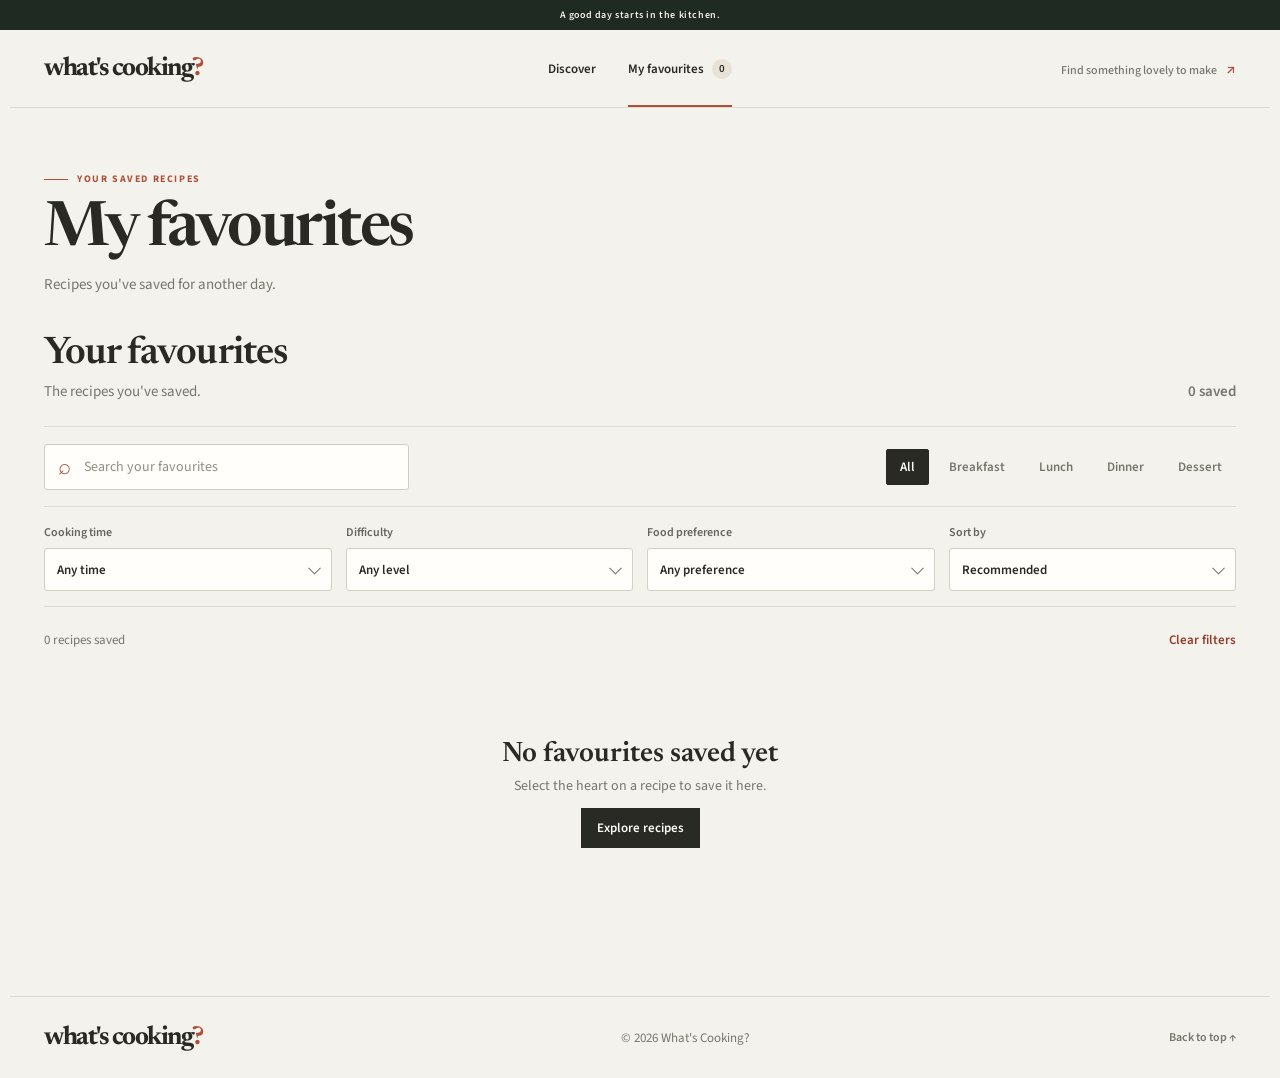
<file: favorites.html>
<!doctype html>
<html lang="en">
<head>
  <meta charset="utf-8">
  <meta name="viewport" content="width=device-width, initial-scale=1">
  <meta name="theme-color" content="#f3f0e8">
  <meta name="description" content="Your saved recipes from What's Cooking?.">
  <title>My Favourites — What's Cooking?</title>
  <link rel="preconnect" href="https://fonts.googleapis.com">
  <link rel="preconnect" href="https://fonts.gstatic.com" crossorigin>
  <link href="https://fonts.googleapis.com/css2?family=Newsreader:opsz,wght@6..72,500;6..72,600;6..72,650;6..72,700&family=Source+Sans+3:wght@400;500;600;700&display=swap" rel="stylesheet">
  <link rel="stylesheet" href="./styles.css?v=7">
  <script src="./recipes.js?v=7" defer></script>
  <script src="./app.js?v=7" defer></script>
</head>
<body data-page="favorites">
  <a class="skip-link" href="#main-content">Skip to content</a>
  <div class="announcement-bar" aria-label="Site message">
    <span>A good day starts in the kitchen.</span>
  </div>
  <header class="site-header">
    <a class="wordmark" href="./index.html#discover" aria-label="What's Cooking? home">what's cooking<span>?</span></a>
    <nav class="main-nav" aria-label="Main navigation">
      <a class="nav-link" href="./index.html#discover" data-page-nav="discover">Discover</a>
      <a class="nav-link is-active" href="./favorites.html" data-page-nav="saved" aria-current="page">My favourites <span id="favourite-count" class="nav-count">0</span></a>
    </nav>
    <a class="header-cta" href="./index.html#recipe-grid">Find something lovely to make <span aria-hidden="true">↗</span></a>
  </header>
  <main id="main-content">
    <section class="recent-section" id="recent-section" aria-labelledby="recent-heading" hidden>
      <div class="simple-section-heading"><h2 id="recent-heading">Recently viewed</h2></div>
      <div class="recent-grid" id="recent-list"></div>
    </section>
    <section class="favorites-intro" aria-labelledby="favorites-page-title">
      <p class="section-kicker"><span class="kicker-rule" aria-hidden="true"></span> YOUR SAVED RECIPES</p>
      <h1 id="favorites-page-title">My favourites</h1>
      <p>Recipes you've saved for another day.</p>
    </section>
    <section class="catalog-section favorites-catalog" id="recipe-grid" aria-labelledby="catalog-heading">
      <div class="catalog-heading-row">
        <div>
          <h2 id="catalog-heading">Your favourites</h2>
          <p id="catalog-intro">The recipes you've saved.</p>
        </div>
        <p class="recipe-total" id="recipe-total">0 saved</p>
      </div>
      <div class="catalog-tools">
        <form class="search-form" id="search-form" role="search">
          <label class="sr-only" for="recipe-search">Search your saved recipes</label>
          <span class="search-icon" aria-hidden="true">⌕</span>
          <input id="recipe-search" type="search" placeholder="Search your favourites" autocomplete="off">
          <button class="search-clear" id="clear-search" type="button" aria-label="Clear search" hidden>×</button>
        </form>
        <div class="category-filters" role="group" aria-label="Filter saved recipes by category">
          <button class="filter-chip is-selected" type="button" data-category="All" aria-pressed="true">All</button>
          <button class="filter-chip" type="button" data-category="Breakfast" aria-pressed="false">Breakfast</button>
          <button class="filter-chip" type="button" data-category="Lunch" aria-pressed="false">Lunch</button>
          <button class="filter-chip" type="button" data-category="Dinner" aria-pressed="false">Dinner</button>
          <button class="filter-chip" type="button" data-category="Dessert" aria-pressed="false">Dessert</button>
        </div>
      </div>
      <div class="advanced-filters" id="advanced-filters" aria-label="More recipe filters">
        <label class="filter-field" for="time-filter"><span>Cooking time</span><span class="select-wrap"><select id="time-filter"><option value="any">Any time</option><option value="under20">Under 20 minutes</option><option value="20to40">20–40 minutes</option><option value="over40">Over 40 minutes</option></select></span></label>
        <label class="filter-field" for="difficulty-filter"><span>Difficulty</span><span class="select-wrap"><select id="difficulty-filter"><option value="any">Any level</option><option value="Easy">Easy</option><option value="Medium">Medium</option></select></span></label>
        <label class="filter-field" for="diet-filter"><span>Food preference</span><span class="select-wrap"><select id="diet-filter"><option value="any">Any preference</option><option value="vegetarian">Vegetarian</option><option value="vegan">Vegan</option><option value="pescatarian">Pescatarian</option><option value="meat">Meat &amp; poultry</option></select></span></label>
        <label class="filter-field" for="sort-filter"><span>Sort by</span><span class="select-wrap"><select id="sort-filter"><option value="featured">Recommended</option><option value="quickest">Quickest first</option><option value="longest">Longest first</option><option value="az">Name: A to Z</option></select></span></label>
      </div>
      <div class="results-line"><p id="results-label" aria-live="polite">0 saved</p><button class="reset-button" type="button" id="reset-filters">Clear filters</button></div>
      <div class="recipe-grid" id="recipe-list" aria-live="polite"></div>
      <div class="empty-state" id="empty-state" hidden>
        <h3 id="empty-title">No favourites saved yet</h3>
        <p id="empty-description">Select the heart on a recipe to save it here.</p>
        <a class="button button-dark" href="./index.html#recipe-grid">Explore recipes</a>
        <button type="button" class="button button-dark" id="reset-empty" hidden>Clear filters</button>
      </div>
      <p class="load-error" id="load-error" role="alert" hidden>Recipes could not be loaded. Check that <code>recipes.js</code> is in the same folder.</p>
    </section>
  </main>
  <footer class="site-footer">
    <a class="wordmark footer-wordmark" href="./index.html#discover">what's cooking<span>?</span></a>
    <p>© <span id="current-year"></span> What's Cooking?</p>
    <a href="#main-content" class="back-top">Back to top ↑</a>
  </footer>
  <dialog class="recipe-dialog" id="recipe-dialog" aria-labelledby="dialog-title">
    <div class="dialog-shell">
      <button class="dialog-close" type="button" id="close-dialog" aria-label="Close recipe">×</button>
      <div id="recipe-detail"></div>
      <p class="action-status" id="action-status" role="status" aria-live="polite"></p>
    </div>
  </dialog>
</body>
</html>
</file>
<file: styles.css>
/* What's Cooking? — editorial recipe catalogue */
:root {
  --paper: #f4f2ec;
  --paper-deep: #e8e4d9;
  --surface: #fffefa;
  --ink: #292a24;
  --muted: #77766d;
  --line: #dedacf;
  --accent: #ae5039;
  --accent-dark: #913d2b;
  --green: #68745b;
  --serif: "Newsreader", Georgia, serif;
  --sans: "Source Sans 3", "Segoe UI", Arial, sans-serif;
  --content: 1260px;
}
* { box-sizing: border-box; }
html { scroll-behavior: smooth; scroll-padding-top: 90px; }
body { margin: 0; background: var(--paper); color: var(--ink); font-family: var(--sans); -webkit-font-smoothing: antialiased; }
button, input, select { font: inherit; }
button, a { -webkit-tap-highlight-color: transparent; }
a { color: inherit; text-decoration: none; }
button { color: inherit; }
[hidden] { display: none !important; }
:focus-visible { outline: 3px solid var(--accent); outline-offset: 3px; }
::selection { background: #d9b7a9; color: var(--ink); }
.sr-only { position: absolute; width: 1px; height: 1px; padding: 0; margin: -1px; overflow: hidden; clip: rect(0,0,0,0); white-space: nowrap; border: 0; }
.skip-link { position: fixed; top: 10px; left: 10px; z-index: 1000; padding: 12px 16px; background: var(--ink); color: white; transform: translateY(-150%); }
.skip-link:focus { transform: translateY(0); }
.site-header { max-width: var(--content); height: 78px; margin: 0 auto; padding: 0 34px; display: flex; justify-content: space-between; align-items: center; border-bottom: 1px solid var(--line); }
.wordmark { font-family: var(--sans); font-size: 25px; line-height: 1; font-weight: 700; letter-spacing: -1.35px; white-space: nowrap; }
.wordmark span { color: var(--accent); }
.main-nav { display: flex; align-items: center; gap: 34px; height: 100%; }
.nav-link { display: inline-flex; align-items: center; gap: 8px; height: 100%; position: relative; color: var(--muted); font-size: 14px; font-weight: 600; }
.nav-link:hover, .nav-link.is-active { color: var(--ink); }
.nav-link.is-active::after { content: ""; position: absolute; height: 2px; background: var(--accent); bottom: 0; left: 0; right: 0; }
.nav-count { display: inline-grid; place-items: center; min-width: 20px; height: 20px; padding: 0 5px; border-radius: 50%; background: #e4e0d6; color: var(--ink); font-size: 11px; }
.hero { max-width: var(--content); min-height: 438px; margin: 0 auto; padding: 46px 34px 48px; display: grid; grid-template-columns: .88fr 1.12fr; gap: 6%; align-items: center; }
.hero-copy { padding: 8px 0 12px 3.5%; }
.hero h1 { max-width: 510px; margin: 0; font-family: var(--serif); font-size: clamp(45px, 5vw, 67px); line-height: 1.05; font-weight: 600; letter-spacing: -.035em; }
.hero h1 em { display: block; margin-top: 5px; color: var(--accent); font-style: normal; font-weight: 500; }
.hero-description { max-width: 345px; margin: 19px 0 24px; color: var(--muted); font-size: 16px; line-height: 1.55; }
.primary-link { display: inline-flex; align-items: center; gap: 18px; padding: 12px 16px; background: var(--ink); color: var(--surface); font-size: 14px; font-weight: 600; transition: background .2s; }
.primary-link:hover { background: var(--accent-dark); }
.primary-link span { font-size: 18px; line-height: 1; }
.hero-visual { height: 355px; min-width: 0; overflow: hidden; background: var(--paper-deep); }
.hero-visual img { display: block; width: 100%; height: 100%; object-fit: cover; }
.recent-section, .catalog-section { max-width: var(--content); margin: 0 auto; padding-left: 34px; padding-right: 34px; }
.recent-section { padding-top: 12px; padding-bottom: 35px; }
.simple-section-heading { display: flex; align-items: baseline; justify-content: space-between; margin-bottom: 17px; }
.simple-section-heading h2, .catalog-heading-row h2 { margin: 0; font-family: var(--serif); font-size: 31px; font-weight: 600; letter-spacing: -.025em; }
.recent-grid { display: grid; grid-template-columns: repeat(4, minmax(0, 1fr)); gap: 18px; }
.recent-grid .recipe-card .card-image-wrap { height: 145px; }
.recent-grid .card-description { display: none; }
.recent-grid .card-meta { margin-top: 10px; }
.catalog-section { padding-top: 56px; padding-bottom: 88px; }
.catalog-heading-row { display: flex; justify-content: space-between; align-items: end; gap: 20px; margin-bottom: 24px; }
.catalog-heading-row h2 { font-size: 40px; }
.catalog-heading-row p { margin: 8px 0 0; color: var(--muted); font-size: 15px; }
.recipe-total { white-space: nowrap; font-weight: 600; }
.catalog-tools { padding: 17px 0 16px; display: flex; align-items: center; justify-content: space-between; gap: 24px; border-top: 1px solid var(--line); border-bottom: 1px solid var(--line); }
.search-form { width: min(365px, 100%); height: 46px; display: flex; align-items: center; gap: 11px; padding: 0 13px; border: 1px solid #d3cec2; border-radius: 3px; background: var(--surface); transition: border-color .18s, box-shadow .18s; }
.search-form:focus-within { border-color: var(--accent); box-shadow: 0 0 0 3px #ae503914; }
.search-icon { color: var(--accent); font-family: Georgia, serif; font-size: 22px; line-height: 1; }
.search-form input { min-width: 0; width: 100%; border: 0; outline: 0; background: transparent; color: var(--ink); font-size: 14px; }
.search-form input::placeholder { color: #928e83; }
.search-clear { padding: 0 2px; border: 0; background: transparent; color: var(--muted); font-size: 21px; cursor: pointer; }
.category-filters { display: flex; align-items: center; justify-content: flex-end; flex-wrap: wrap; gap: 6px; }
.filter-chip { min-height: 36px; padding: 8px 13px; border: 1px solid transparent; border-radius: 2px; background: transparent; color: var(--muted); font-size: 13px; font-weight: 600; cursor: pointer; transition: background .18s, border-color .18s, color .18s; }
.filter-chip:hover { border-color: #c9c2b5; color: var(--ink); }
.filter-chip.is-selected { border-color: var(--ink); background: var(--ink); color: var(--surface); }
.advanced-filters { display: grid; grid-template-columns: repeat(4, minmax(0, 1fr)); gap: 14px; padding: 17px 0 15px; border-bottom: 1px solid var(--line); }
.filter-field { display: grid; gap: 7px; min-width: 0; color: #66655d; font-size: 12px; font-weight: 600; }
.select-wrap { position: relative; display: block; }
.select-wrap::after { content: ""; position: absolute; top: 50%; right: 13px; width: 8px; height: 8px; border-right: 1.5px solid #77766d; border-bottom: 1.5px solid #77766d; transform: translateY(-70%) rotate(45deg); pointer-events: none; }
.filter-field select { appearance: none; -webkit-appearance: none; width: 100%; min-height: 43px; padding: 0 37px 0 12px; border: 1px solid #d4cfc3; border-radius: 3px; background: var(--surface); color: var(--ink); font-size: 13px; cursor: pointer; transition: border-color .18s, box-shadow .18s; }
.filter-field select:hover { border-color: #aaa393; }
.filter-field select:focus-visible { outline: 0; border-color: var(--accent); box-shadow: 0 0 0 3px #ae503914; }
.results-line { display: flex; align-items: center; justify-content: space-between; padding: 19px 0 16px; }
.results-line p { margin: 0; color: var(--muted); font-size: 13px; }
.reset-button { border: 0; padding: 5px 0; background: transparent; color: var(--accent-dark); font-size: 13px; font-weight: 600; cursor: pointer; }
.reset-button:hover { text-decoration: underline; }
.recipe-grid { display: grid; grid-template-columns: repeat(3, minmax(0, 1fr)); gap: 35px 22px; }
.recipe-card { min-width: 0; }
.card-image-wrap { height: 242px; position: relative; overflow: hidden; background: var(--paper-deep); }
.card-image-button { display: block; width: 100%; height: 100%; padding: 0; border: 0; background: transparent; cursor: pointer; overflow: hidden; }
.card-image-button img { display: block; width: 100%; height: 100%; object-fit: cover; transition: transform .4s ease; }
.recipe-card:hover .card-image-button img { transform: scale(1.035); }
.card-tag { position: absolute; left: 12px; top: 12px; padding: 6px 9px; background: #fffefaed; color: #45463d; font-size: 11px; font-weight: 600; pointer-events: none; }
.favourite-button { position: absolute; top: 10px; right: 10px; width: 37px; height: 37px; display: grid; place-items: center; border: 0; border-radius: 50%; background: var(--surface); color: var(--ink); font-size: 21px; cursor: pointer; transition: color .18s, transform .18s; }
.favourite-button:hover { transform: scale(1.07); }
.favourite-button.is-saved { color: var(--accent); }
.card-meta { display: flex; align-items: center; gap: 8px; margin: 13px 0 7px; color: var(--muted); font-size: 11px; font-weight: 600; }
.card-meta .meta-dot { width: 3px; height: 3px; border-radius: 50%; background: var(--accent); }
.card-title-button { display: inline; padding: 0; border: 0; background: transparent; text-align: left; font-family: var(--serif); font-size: 22px; line-height: 1.25; font-weight: 600; letter-spacing: -.02em; cursor: pointer; }
.card-title-button:hover { color: var(--accent-dark); }
.card-description { max-width: 360px; margin: 7px 0 0; color: var(--muted); font-size: 13px; line-height: 1.55; }
.empty-state { padding: 70px 20px; text-align: center; }
.empty-state h3 { margin: 0 0 8px; font-family: var(--serif); font-size: 28px; font-weight: 600; }
.empty-state p { margin: 0 0 20px; color: var(--muted); font-size: 14px; }
.button { padding: 11px 16px; border: 0; cursor: pointer; font-size: 13px; font-weight: 600; }
.button-dark { background: var(--ink); color: var(--surface); }
.load-error { padding: 18px; border: 1px solid #bd6048; color: #873d2d; background: #fff7f3; font-size: 14px; }
.site-footer { max-width: var(--content); min-height: 82px; margin: 0 auto; padding: 20px 34px; display: flex; align-items: center; justify-content: space-between; border-top: 1px solid var(--line); }
.footer-wordmark { font-size: 21px; }
.site-footer p { margin: 0; color: var(--muted); font-size: 13px; }
.back-top { color: var(--muted); font-size: 12px; font-weight: 600; }
.back-top:hover { color: var(--accent); }
.recipe-dialog { width: min(980px, calc(100% - 28px)); max-width: none; max-height: min(92vh, 920px); padding: 0; border: 0; background: var(--surface); color: var(--ink); box-shadow: 0 22px 75px #18191355; }
.recipe-dialog::backdrop { background: #25251fd1; }
.dialog-shell { position: relative; max-height: min(92vh, 920px); overflow-y: auto; }
.dialog-close { position: sticky; z-index: 5; top: 12px; float: right; width: 38px; height: 38px; margin: 12px 12px -50px 0; border: 0; border-radius: 50%; background: var(--surface); color: var(--ink); font-size: 24px; line-height: 1; cursor: pointer; box-shadow: 0 1px 8px #16161324; }
.detail-hero { display: grid; grid-template-columns: 1fr 1fr; min-height: 315px; background: var(--paper); }
.detail-hero-image { display: block; width: 100%; height: 100%; min-height: 315px; object-fit: cover; }
.detail-intro { align-self: center; padding: 48px 40px 36px; }
.detail-category { margin: 0 0 12px; color: var(--green); font-size: 13px; font-weight: 600; }
.detail-intro h2 { margin: 0; font-family: var(--serif); font-size: clamp(30px, 4vw, 44px); line-height: 1.12; font-weight: 600; letter-spacing: -.03em; }
.detail-description { margin: 14px 0 20px; color: var(--muted); font-size: 14px; line-height: 1.7; }
.detail-meta { display: flex; flex-wrap: wrap; gap: 13px; color: #65645c; font-size: 12px; font-weight: 600; }
.detail-meta span + span::before { content: "·"; margin-right: 13px; color: var(--accent); }
.detail-actions { display: flex; flex-wrap: wrap; gap: 8px; margin-top: 24px; }
.detail-action { min-height: 38px; padding: 8px 12px; border: 1px solid #c9c3b8; background: transparent; color: var(--ink); font-size: 12px; font-weight: 600; cursor: pointer; }
.detail-action:hover { border-color: var(--accent); color: var(--accent-dark); }
.detail-action.primary { border-color: var(--ink); background: var(--ink); color: var(--surface); }
.detail-action.primary.is-saved { border-color: var(--accent); background: var(--accent); }
.detail-body { display: grid; grid-template-columns: .8fr 1.2fr; gap: 48px; padding: 36px 44px 42px; }
.detail-body h3 { margin: 0 0 16px; font-family: var(--serif); font-size: 25px; font-weight: 600; letter-spacing: -.02em; }
.servings-control { display: flex; align-items: center; justify-content: space-between; margin: -2px 0 13px; padding-bottom: 13px; border-bottom: 1px solid var(--line); color: var(--muted); font-size: 13px; }
.servings-buttons { display: flex; align-items: center; gap: 10px; }
.servings-buttons button { width: 29px; height: 29px; border: 1px solid var(--line); background: transparent; cursor: pointer; }
.servings-buttons button:disabled { opacity: .4; cursor: not-allowed; }
.servings-buttons strong { min-width: 14px; text-align: center; }
.ingredient-list { margin: 0; padding: 0; list-style: none; }
.ingredient-list li { padding: 9px 0; border-bottom: 1px solid #e6e0d5; color: #4e4d45; font-size: 14px; line-height: 1.45; }
.ingredient-label { display: flex; align-items: flex-start; gap: 10px; cursor: pointer; }
.ingredient-check { width: 16px; height: 16px; flex: 0 0 16px; margin: 1px 0 0; accent-color: var(--green); }
.ingredient-check:checked + span { color: #89867d; text-decoration: line-through; }
.instructions-list { margin: 0; padding: 0; list-style: none; counter-reset: step; }
.instructions-list li { position: relative; padding: 0 0 19px 40px; color: #55544c; font-size: 14px; line-height: 1.75; counter-increment: step; }
.instructions-list li::before { content: counter(step); position: absolute; left: 0; top: -2px; width: 25px; height: 25px; display: grid; place-items: center; border: 1px solid #c8c2b7; border-radius: 50%; color: var(--accent-dark); font-size: 11px; font-weight: 700; }
.cooking-tip { margin: 0 44px 34px; padding: 17px 19px; border-left: 3px solid var(--green); background: var(--paper); }
.cooking-tip h3 { margin: 0 0 5px; font-family: var(--sans); font-size: 13px; font-weight: 700; }
.cooking-tip p { margin: 0; color: var(--muted); font-size: 13px; line-height: 1.65; }
.action-status { min-height: 18px; margin: 0; padding: 0 44px 15px; color: var(--green); font-size: 13px; }
@media (max-width: 900px) {
  .hero { min-height: 390px; gap: 5%; }
  .hero-copy { padding-left: 0; }
  .hero-visual { height: 310px; }
  .catalog-tools { align-items: flex-start; flex-direction: column; }
  .search-form { width: 100%; }
  .category-filters { justify-content: flex-start; }
  .recipe-grid { grid-template-columns: repeat(2, minmax(0, 1fr)); }
  .recent-grid { grid-template-columns: repeat(2, minmax(0, 1fr)); }
}
@media (max-width: 650px) {
  html { scroll-padding-top: 70px; }
  .site-header { height: 68px; padding: 0 18px; }
  .wordmark { font-size: 23px; }
  .main-nav { gap: 18px; }
  .nav-link { font-size: 12px; }
  .hero { display: flex; flex-direction: column; align-items: stretch; gap: 22px; min-height: 0; padding: 35px 18px 27px; }
  .hero-copy { padding: 0; }
  .hero h1 { max-width: 440px; font-size: clamp(42px, 11vw, 56px); }
  .hero-description { margin: 13px 0 17px; font-size: 14px; }
  .hero-visual { width: 100%; height: 245px; }
  .recent-section, .catalog-section { padding-left: 18px; padding-right: 18px; }
  .recent-section { padding-top: 12px; padding-bottom: 27px; }
  .simple-section-heading h2 { font-size: 26px; }
  .recent-grid { gap: 22px 12px; }
  .recent-grid .recipe-card .card-image-wrap { height: 120px; }
  .catalog-section { padding-top: 40px; padding-bottom: 62px; }
  .catalog-heading-row { align-items: start; }
  .catalog-heading-row h2 { font-size: 33px; }
  .catalog-heading-row p { font-size: 12px; }
  .recipe-total { font-size: 11px; padding-top: 8px; }
  .catalog-tools { padding: 13px 0; gap: 12px; }
  .category-filters { gap: 2px; }
  .filter-chip { padding: 8px 10px; font-size: 11px; }
  .advanced-filters { grid-template-columns: repeat(2, minmax(0, 1fr)); gap: 11px; padding: 13px 0; }
  .filter-field { font-size: 11px; }
  .filter-field select { min-height: 41px; font-size: 11px; }
  .results-line { padding: 16px 0 13px; }
  .recipe-grid { gap: 25px 12px; }
  .card-image-wrap { height: clamp(130px, 39vw, 195px); }
  .card-tag { left: 7px; top: 7px; padding: 5px 7px; font-size: 9px; }
  .favourite-button { width: 32px; height: 32px; top: 6px; right: 6px; font-size: 18px; }
  .card-meta { gap: 6px; margin: 10px 0 6px; font-size: 9px; }
  .card-title-button { font-size: 17px; }
  .card-description { font-size: 11px; line-height: 1.5; }
  .site-footer { min-height: 75px; padding: 18px; flex-wrap: wrap; gap: 10px; }
  .footer-wordmark { font-size: 19px; }
  .site-footer p { order: 3; flex-basis: 100%; }
  .back-top { margin-left: auto; }
  .detail-hero { display: block; }
  .detail-hero-image { height: 220px; min-height: 0; }
  .detail-intro { padding: 26px 22px 25px; }
  .detail-intro h2 { font-size: 32px; }
  .detail-body { grid-template-columns: 1fr; gap: 28px; padding: 27px 22px 31px; }
  .detail-body h3 { margin-bottom: 13px; font-size: 22px; }
  .cooking-tip { margin: 0 22px 25px; }
  .action-status { padding: 0 22px 15px; }
}
@media (prefers-reduced-motion: reduce) {
  *, *::before, *::after { scroll-behavior: auto !important; animation-duration: .01ms !important; animation-iteration-count: 1 !important; transition-duration: .01ms !important; }
}
@media print {
  @page { margin: 16mm; }
  body { background: #fff; }
  body * { visibility: hidden !important; }
  .recipe-dialog[open], .recipe-dialog[open] * { visibility: visible !important; }
  .recipe-dialog[open] { position: absolute; inset: 0; width: 100%; height: auto; max-height: none; margin: 0; padding: 0; overflow: visible; box-shadow: none; background: #fff; }
  .dialog-shell { max-height: none; overflow: visible; }
  .dialog-close, .detail-actions, .action-status, .servings-buttons, .cooking-tip { display: none !important; }
  .detail-hero { grid-template-columns: 34% 1fr; min-height: 170px; background: #fff; }
  .detail-hero-image { min-height: 170px; max-height: 190px; }
  .detail-intro { padding: 15px 20px; }
  .detail-intro h2 { font-size: 26px; }
  .detail-description { margin: 8px 0; }
  .detail-body { gap: 24px; padding: 22px 0; }
  .detail-body h3 { font-size: 18px; }
  .ingredient-list li, .instructions-list li { font-size: 10pt; }
}

/* Restored homepage details and separate favourites page */
.announcement-bar {
  min-height: 30px;
  display: flex;
  align-items: center;
  justify-content: center;
  gap: 14px;
  padding: 5px 14px;
  background: #1f2a22;
  color: #f5f1e8;
  font-size: 10px;
  font-weight: 600;
  letter-spacing: .06em;
  text-align: center;
}
.announcement-mark {
  color: #d96a4e;
  font-family: var(--serif);
  font-size: 16px;
  font-weight: 700;
  line-height: .8;
}
.site-header {
  position: relative;
  display: grid;
  grid-template-columns: 1fr auto 1fr;
  align-items: center;
  justify-content: initial;
}
.wordmark {
  font-family: var(--serif);
  font-size: 26px;
  font-weight: 700;
  letter-spacing: -1.5px;
}
.main-nav {
  grid-column: 2;
  justify-self: center;
  gap: 32px;
}
.nav-link {
  color: var(--ink);
  font-size: 13px;
  font-weight: 600;
}
.nav-count {
  min-width: 20px;
  height: 20px;
  background: #e8e1d5;
}
.header-cta {
  justify-self: end;
  color: var(--muted);
  font-size: 12px;
  font-weight: 500;
  white-space: nowrap;
}
.header-cta span { margin-left: 7px; color: var(--accent); font-size: 16px; }
.header-cta:hover { color: var(--accent-dark); }
.hero {
  min-height: 470px;
  padding-top: 46px;
  padding-bottom: 42px;
}
.hero-copy { padding-left: 2.5%; }
.hero h1 {
  max-width: 515px;
  font-size: clamp(52px, 5.4vw, 76px);
  line-height: .99;
  letter-spacing: -.045em;
}
.hero h1 em {
  margin-top: 5px;
  color: var(--accent);
  font-style: italic;
  font-weight: 500;
}
.hero-description {
  max-width: 390px;
  margin-top: 22px;
  margin-bottom: 20px;
  line-height: 1.7;
}
.primary-link {
  padding: 7px 0 8px;
  border-bottom: 1px solid var(--ink);
  background: transparent;
  color: var(--ink);
  font-size: 13px;
}
.primary-link:hover { background: transparent; color: var(--accent-dark); border-color: var(--accent); }
.primary-link span { color: var(--accent); }
.hero-visual {
  position: relative;
  display: block;
  height: auto;
  min-width: 0;
  overflow: visible;
  background: transparent;
}
.hero-photo {
  height: 355px;
  overflow: hidden;
  background: var(--paper-deep);
}
.hero-photo img {
  display: block;
  width: 100%;
  height: 100%;
  object-fit: cover;
}
.hero-badge {
  position: absolute;
  top: 42%;
  left: -34px;
  width: 116px;
  height: 116px;
  display: flex;
  flex-direction: column;
  align-items: center;
  justify-content: center;
  gap: 4px;
  border-radius: 50%;
  background: #c94f36;
  color: #fff8ee;
  box-shadow: 0 5px 16px #53312220;
  transform: rotate(-8deg);
  text-align: center;
}
.hero-badge span {
  font-size: 8px;
  font-weight: 700;
  letter-spacing: .16em;
}
.hero-badge strong {
  font-family: var(--serif);
  font-size: 25px;
  font-style: italic;
  font-weight: 600;
  line-height: 1;
}
.hero-caption {
  margin: 7px 0 0;
  color: var(--muted);
  font-family: var(--serif);
  font-size: 13px;
  font-style: italic;
  text-align: right;
}
.section-kicker {
  display: flex;
  align-items: center;
  gap: 9px;
  margin: 0 0 13px;
  color: var(--accent);
  font-size: 10px;
  font-weight: 700;
  letter-spacing: .16em;
}
.kicker-rule { width: 24px; height: 1px; background: var(--accent); }
.catalog-section { padding-top: 39px; }
.catalog-heading-row { margin-bottom: 24px; }
.catalog-heading-row h2 { font-size: 38px; }
.reminder-band {
  max-width: calc(var(--content) - 0px);
  min-height: 184px;
  margin: 0 auto 72px;
  padding: 34px 58px;
  display: grid;
  grid-template-columns: 72px 1.2fr 1fr 54px;
  align-items: center;
  gap: 24px;
  background: #e8e1d4;
}
.reminder-mark {
  width: 58px;
  height: 58px;
  display: grid;
  place-items: center;
  color: var(--accent);
  font-family: var(--serif);
  font-size: 62px;
  font-weight: 500;
  line-height: 1;
}
.reminder-heading p {
  margin: 0 0 12px;
  color: var(--accent);
  font-size: 9px;
  font-weight: 700;
  letter-spacing: .18em;
}
.reminder-heading h2 {
  margin: 0;
  font-family: var(--serif);
  font-size: clamp(25px, 2.7vw, 34px);
  font-weight: 600;
  line-height: 1.08;
  letter-spacing: -.035em;
}
.reminder-copy {
  max-width: 310px;
  margin: 0;
  color: #716e64;
  font-size: 13px;
  line-height: 1.7;
}
.reminder-link {
  width: 46px;
  height: 46px;
  display: grid;
  place-items: center;
  border: 1px solid #b9b1a3;
  border-radius: 50%;
  font-size: 19px;
  transition: color .18s, background .18s, border-color .18s;
}
.reminder-link:hover { border-color: var(--ink); background: var(--ink); color: #fff; }
.favorites-intro {
  max-width: var(--content);
  margin: 0 auto;
  padding: 64px 34px 12px;
}
.favorites-intro h1 {
  margin: 0;
  font-family: var(--serif);
  font-size: clamp(42px, 5vw, 62px);
  font-weight: 600;
  letter-spacing: -.04em;
  line-height: 1;
}
.favorites-intro > p:last-child {
  margin: 13px 0 0;
  color: var(--muted);
  font-size: 15px;
}
.favorites-catalog { padding-top: 28px; }
.image-failed {
  display: grid !important;
  place-items: center;
  background: linear-gradient(135deg, #e9e2d6, #ded6c8) !important;
}
.image-failed::after {
  content: "?";
  color: #a89c89;
  font-family: var(--serif);
  font-size: 42px;
  font-style: italic;
}
.image-failed img { display: none !important; }
@media (max-width: 900px) {
  .site-header { grid-template-columns: 1fr auto; }
  .main-nav { grid-column: 2; justify-self: end; }
  .header-cta { display: none; }
  .hero { min-height: 415px; }
  .hero-photo { height: 310px; }
  .hero-badge { left: -25px; width: 100px; height: 100px; }
  .reminder-band { margin-left: 24px; margin-right: 24px; padding: 28px; grid-template-columns: 56px 1.2fr 1fr 45px; gap: 17px; }
}
@media (max-width: 650px) {
  .announcement-bar { min-height: 28px; gap: 8px; font-size: 8px; letter-spacing: .08em; }
  .site-header { height: 68px; padding: 0 18px; grid-template-columns: auto 1fr; }
  .wordmark { font-size: 22px; }
  .main-nav { grid-column: 2; justify-self: end; gap: 15px; }
  .nav-link { font-size: 11px; gap: 5px; }
  .nav-count { min-width: 17px; height: 17px; font-size: 10px; }
  .hero { display: flex; flex-direction: column; align-items: stretch; gap: 25px; min-height: 0; padding: 39px 18px 29px; }
  .hero-copy { padding: 0; }
  .hero h1 { max-width: 460px; font-size: clamp(43px, 11vw, 58px); }
  .hero-description { max-width: 420px; margin: 16px 0 15px; font-size: 14px; }
  .hero-photo { height: 245px; }
  .hero-badge { top: 40%; left: -9px; width: 88px; height: 88px; }
  .hero-badge span { font-size: 7px; }
  .hero-badge strong { font-size: 21px; }
  .hero-caption { font-size: 12px; }
  .catalog-section { padding-top: 34px; }
  .catalog-heading-row h2 { font-size: 33px; }
  .reminder-band { margin: 0 18px 42px; padding: 22px; grid-template-columns: 42px 1fr 42px; gap: 14px; }
  .reminder-mark { width: 38px; height: 38px; font-size: 48px; }
  .reminder-heading h2 { font-size: 25px; }
  .reminder-copy { grid-column: 2 / 4; max-width: none; font-size: 12px; }
  .reminder-link { grid-column: 3; grid-row: 1; width: 38px; height: 38px; }
  .favorites-intro { padding: 43px 18px 10px; }
  .favorites-intro h1 { font-size: 42px; }
  .favorites-catalog { padding-top: 23px; }
}
</file>
